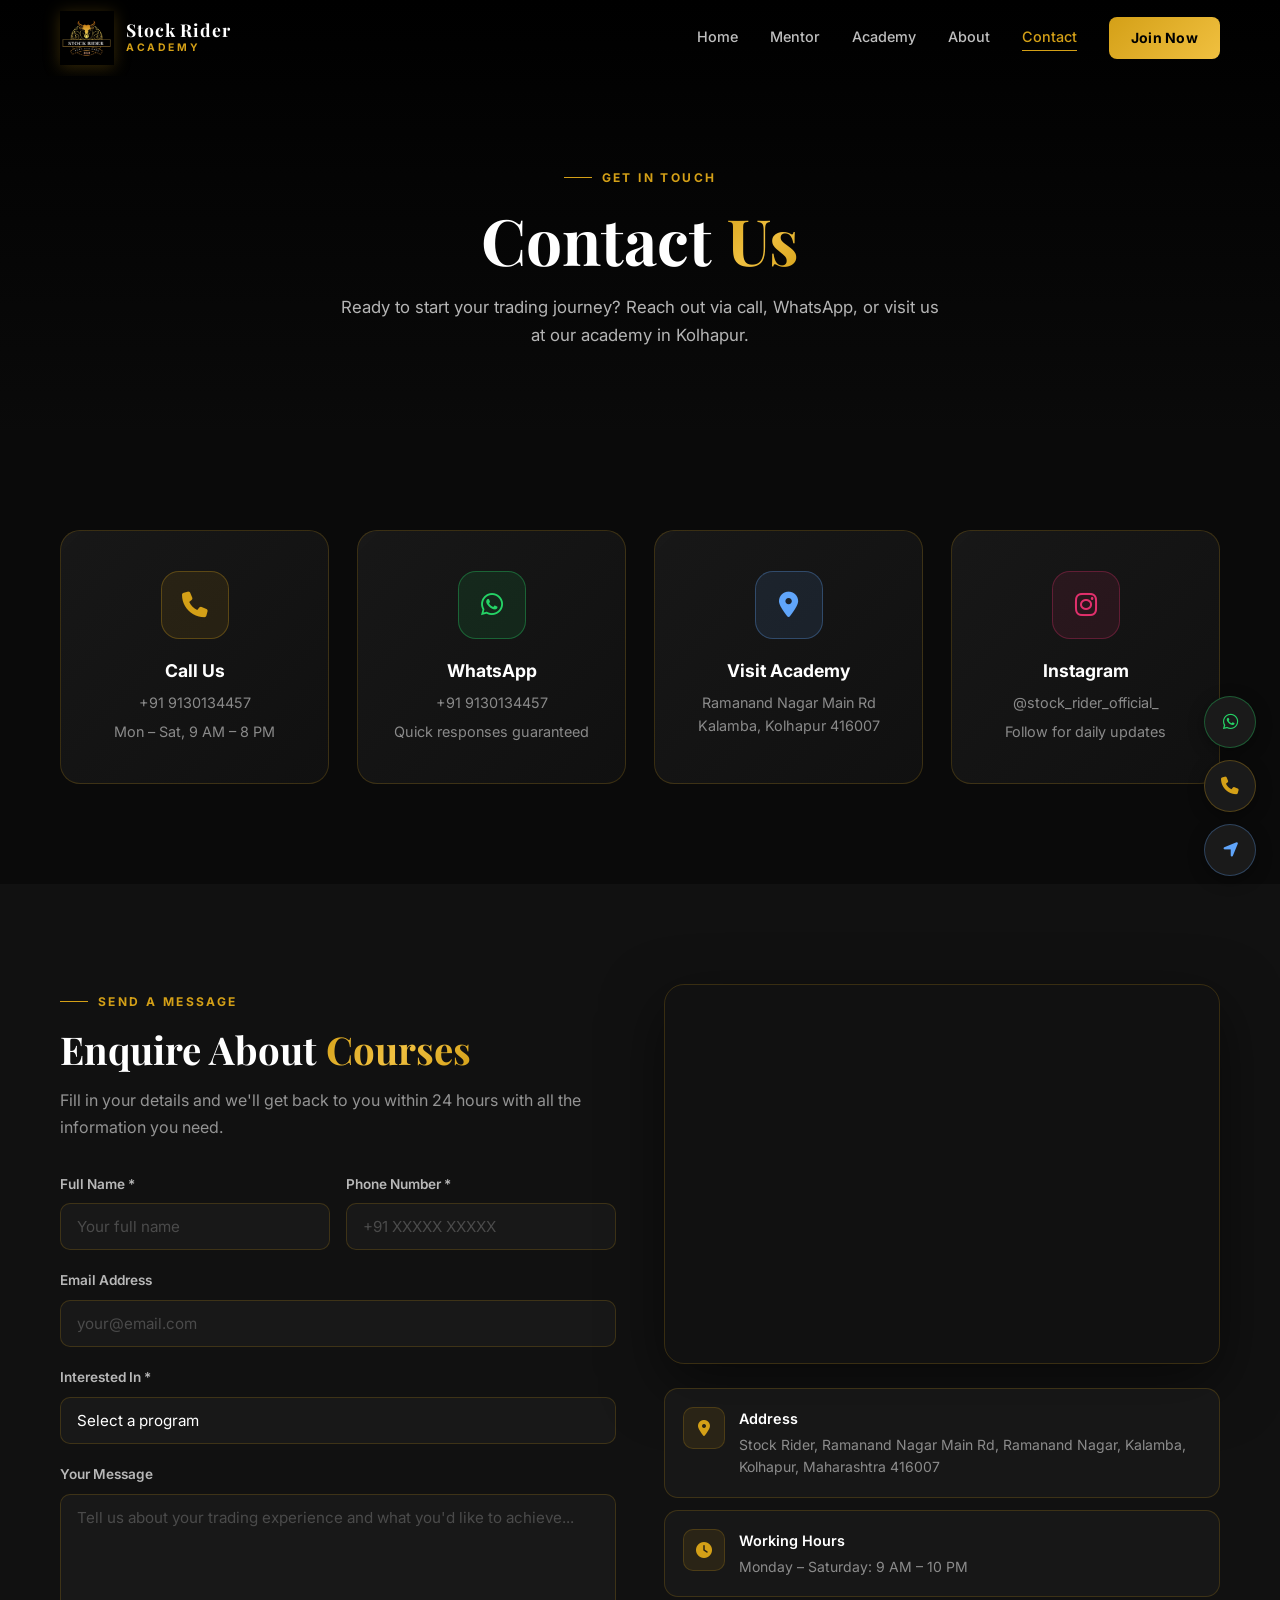
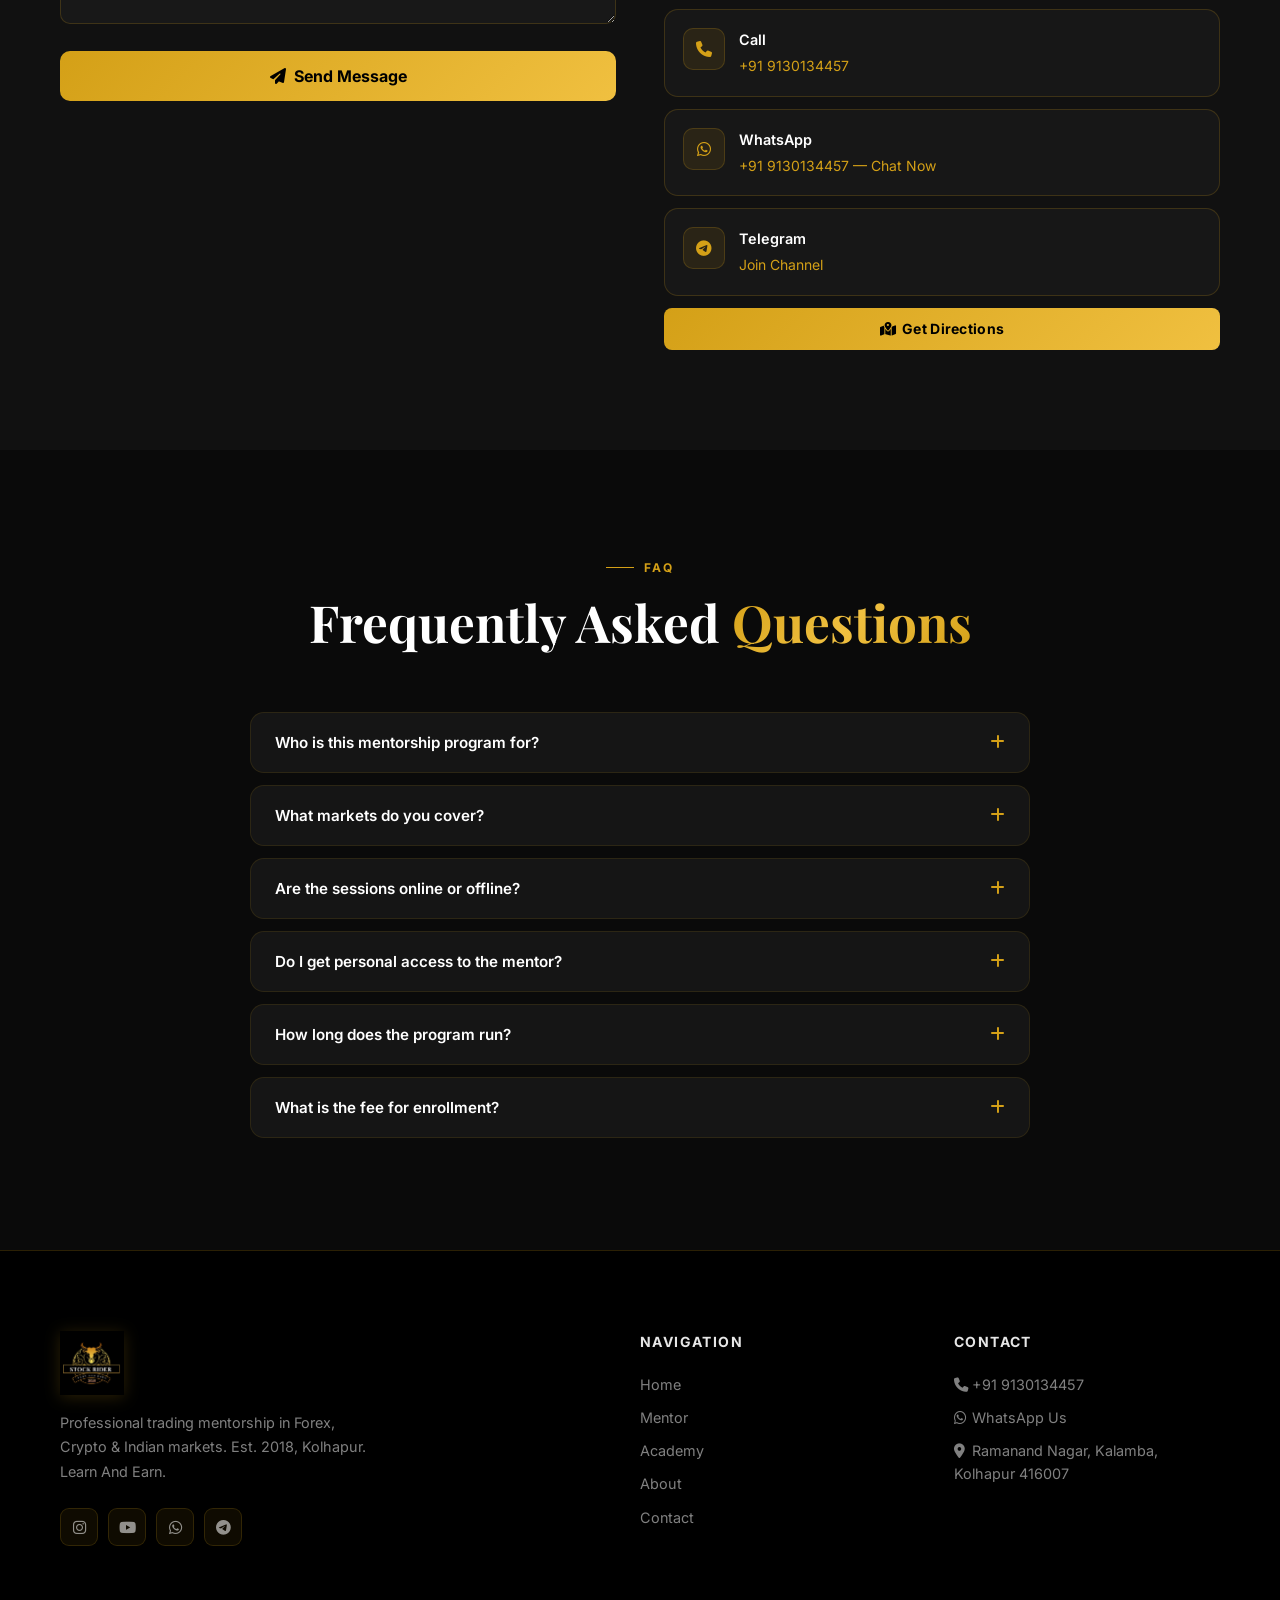
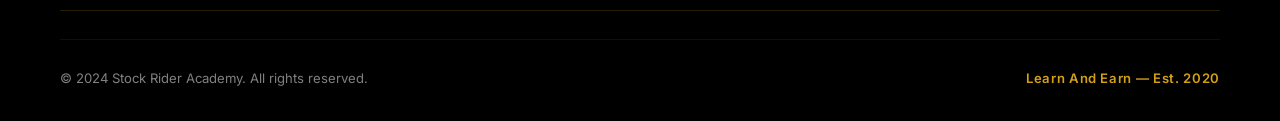
<file: stockriderr/contact.html>
<!DOCTYPE html>
<html lang="en">
<head>
  <meta charset="UTF-8" />
  <meta name="viewport" content="width=device-width, initial-scale=1.0" />
  <title>Contact — Stock Rider Academy</title>
  <meta name="description" content="Get in touch with Stock Rider Academy. Call, WhatsApp, or visit us in Kolhapur, Maharashtra." />
  <meta name="keywords" content="stock rider contact, trading academy contact, forex mentor contact, Kolhapur" />
  <meta name="author" content="Stock Rider Academy" />
  <link rel="canonical" href="https://stockrider.in/contact.html" />
  <meta property="og:title" content="Contact — Stock Rider Academy" />
  <meta property="og:description" content="Get in touch with Stock Rider Academy. Call, WhatsApp, or visit us in Kolhapur, Maharashtra." />
  <meta property="og:type" content="website" />
  <meta property="og:url" content="https://stockrider.in/contact.html" />
  <meta property="og:image" content="https://stockrider.in/assets/images/logo.jpeg" />
  <meta name="twitter:card" content="summary_large_image" />
  <meta name="twitter:title" content="Contact — Stock Rider Academy" />
  <meta name="twitter:description" content="Get in touch with Stock Rider Academy. Call, WhatsApp, or visit us in Kolhapur, Maharashtra." />
  <meta name="twitter:image" content="https://stockrider.in/assets/images/logo.jpeg" />
  <link rel="icon" href="assets/images/favicon.ico" type="image/x-icon" />
  <link rel="preconnect" href="https://fonts.googleapis.com" />
  <link rel="preconnect" href="https://fonts.gstatic.com" crossorigin />
  <link href="https://fonts.googleapis.com/css2?family=Playfair+Display:wght@400;600;700;900&family=Inter:wght@300;400;500;600;700&display=swap" rel="stylesheet" />
  <link rel="stylesheet" href="https://cdnjs.cloudflare.com/ajax/libs/font-awesome/6.5.0/css/all.min.css" />
  <link rel="stylesheet" href="assets/styles.css" />
  <script defer src="assets/scripts.js"></script>
</head>
<body>

  <!-- NAVBAR -->
  <header id="navbar">
    <div class="container">
      <nav class="nav-inner">
        <a href="index.html" class="nav-logo">
          <img src="assets/images/logo.jpeg" alt="Stock Rider Academy" class="nav-logo-img" />
          <div>
            <div class="nav-logo-text-top">Stock Rider</div>
            <div class="nav-logo-text-bottom">Academy</div>
          </div>
        </a>
        <div class="nav-links">
          <a href="index.html" class="nav-link">Home</a>
          <a href="mentor.html" class="nav-link">Mentor</a>
          <a href="academy.html" class="nav-link">Academy</a>
          <a href="about.html" class="nav-link">About</a>
          <a href="contact.html" class="nav-link active">Contact</a>
          <a href="contact.html" class="btn-gold">Join Now</a>
        </div>
        <button class="menu-btn" id="menuBtn" aria-label="Open menu">
          <i class="fas fa-bars"></i>
        </button>
      </nav>
    </div>
    <div id="mobileMenu">
      <div class="mobile-nav-inner">
        <a href="index.html" class="mobile-nav-link">Home</a>
        <a href="mentor.html" class="mobile-nav-link">Mentor</a>
        <a href="academy.html" class="mobile-nav-link">Academy</a>
        <a href="about.html" class="mobile-nav-link">About</a>
        <a href="contact.html" class="mobile-nav-link">Contact</a>
        <a href="contact.html" class="btn-gold mobile-join-btn">Join Now</a>
      </div>
    </div>
  </header>

  <!-- PAGE HERO -->
  <section class="page-hero">
    <div class="page-hero-overlay" style="background:linear-gradient(180deg,rgba(0,0,0,0.85) 0%,rgba(10,10,10,0.98) 100%);"></div>
    <div class="container">
      <div class="page-hero-content text-center">
        <div class="section-label" style="justify-content:center;">Get In Touch</div>
        <h1 class="page-hero-title">Contact <span class="text-gradient">Us</span></h1>
        <p class="page-hero-sub" style="margin:0 auto;">
          Ready to start your trading journey? Reach out via call, WhatsApp, or visit us at our academy in Kolhapur.
        </p>
      </div>
    </div>
  </section>

  <!-- CONTACT CARDS -->
  <section class="section bg-dark">
    <div class="container">
      <div class="grid-3" style="grid-template-columns:repeat(auto-fit,minmax(220px,1fr));">
        <a href="tel:+919130134457" class="contact-card-lg reveal">
          <div class="contact-icon-lg"><i class="fas fa-phone"></i></div>
          <div class="contact-card-title">Call Us</div>
          <div class="contact-card-info">+91 9130134457</div>
          <div class="contact-card-info" style="margin-top:6px;">Mon – Sat, 9 AM – 8 PM</div>
        </a>
        <a href="https://wa.me/919130134457" target="_blank" rel="noopener noreferrer" class="contact-card-lg reveal">
          <div class="contact-icon-lg contact-icon-whatsapp"><i class="fab fa-whatsapp"></i></div>
          <div class="contact-card-title">WhatsApp</div>
          <div class="contact-card-info">+91 9130134457</div>
          <div class="contact-card-info" style="margin-top:6px;">Quick responses guaranteed</div>
        </a>
        <a href="https://maps.google.com/?q=Ramanand+Nagar+Kalamba+Kolhapur+416007" target="_blank" rel="noopener noreferrer" class="contact-card-lg reveal">
          <div class="contact-icon-lg" style="color:#60a5fa;background:rgba(96,165,250,0.1);border-color:rgba(96,165,250,0.3);"><i class="fas fa-location-dot"></i></div>
          <div class="contact-card-title">Visit Academy</div>
          <div class="contact-card-info">Ramanand Nagar Main Rd</div>
          <div class="contact-card-info">Kalamba, Kolhapur 416007</div>
        </a>
        <a href="https://www.instagram.com/stock_rider_official_/" target="_blank" rel="noopener noreferrer" class="contact-card-lg reveal">
          <div class="contact-icon-lg" style="color:#e1306c;background:rgba(225,48,108,0.1);border-color:rgba(225,48,108,0.3);"><i class="fab fa-instagram"></i></div>
          <div class="contact-card-title">Instagram</div>
          <div class="contact-card-info">@stock_rider_official_</div>
          <div class="contact-card-info" style="margin-top:6px;">Follow for daily updates</div>
        </a>
      </div>
    </div>
  </section>

  <!-- FORM + MAP -->
  <section class="section bg-dark-2">
    <div class="container">
      <div class="grid-2" style="align-items:start;gap:48px;">

        <!-- FORM -->
        <div class="reveal">
          <div class="section-label">Send a Message</div>
          <h2 class="section-title" style="font-size:clamp(1.8rem,3vw,2.5rem);">Enquire About <span class="text-gradient">Courses</span></h2>
          <p style="color:rgba(255,255,255,0.55);margin-bottom:32px;line-height:1.7;">Fill in your details and we'll get back to you within 24 hours with all the information you need.</p>

          <form id="contactForm" onsubmit="handleFormSubmit(event)">
            <div class="form-row">
              <div class="form-group">
                <label class="form-label">Full Name *</label>
                <input type="text" class="form-input" placeholder="Your full name" required />
              </div>
              <div class="form-group">
                <label class="form-label">Phone Number *</label>
                <input type="tel" class="form-input" placeholder="+91 XXXXX XXXXX" required />
              </div>
            </div>
            <div class="form-group">
              <label class="form-label">Email Address</label>
              <input type="email" class="form-input" placeholder="your@email.com" />
            </div>
            <div class="form-group">
              <label class="form-label">Interested In *</label>
              <select class="form-input" required>
                <option value="" disabled selected>Select a program</option>
                <option>Forex Mastery Program</option>
                <option>Crypto Elite Program</option>
                <option>F&amp;O Options Program</option>
                <option>All Programs — Bundle</option>
                <option>1-on-1 Personal Mentorship</option>
              </select>
            </div>
            <div class="form-group">
              <label class="form-label">Your Message</label>
              <textarea class="form-input" placeholder="Tell us about your trading experience and what you'd like to achieve..."></textarea>
            </div>
            <button type="submit" class="btn-gold-lg" style="width:100%;justify-content:center;">
              <i class="fas fa-paper-plane"></i> Send Message
            </button>
          </form>

          <div class="form-success" id="formSuccess" style="
  display:none;
  background: rgba(16,185,129,0.08);
  border: 1px solid rgba(16,185,129,0.3);
  border-radius: 16px;
  padding: 28px 24px;
  text-align: center;
  backdrop-filter: blur(10px);
  margin-top: 20px;
">

  <div class="form-success-icon" style="
    width: 60px;
    height: 60px;
    margin: 0 auto 16px;
    border-radius: 50%;
    background: linear-gradient(135deg,#10b981,#34d399);
    display:flex;
    align-items:center;
    justify-content:center;
    box-shadow: 0 10px 30px rgba(16,185,129,0.3);
  ">
    <i class="fas fa-check" style="color:#fff;font-size:22px;"></i>
  </div>

  <h3 style="
    font-family:'Playfair Display',serif;
    font-size:1.6rem;
    margin-bottom:10px;
    color:#ffffff;
  ">
    Message Sent Successfully!
  </h3>

  <p style="
    color:rgba(255,255,255,0.75);
    font-size:14px;
    line-height:1.6;
    max-width:420px;
    margin:0 auto;
  ">
    Thank you for reaching out. Our team will contact you shortly on WhatsApp to guide you further.
  </p>

</div>
        </div>

        <!-- MAP + INFO -->
        <div class="reveal">
          <div class="map-wrap" style="margin-bottom:24px;">
            <iframe
              src="https://www.google.com/maps?hl=en&q=Stock+Rider+Ramanand+Nagar+Kalamba+Kolhapur&z=17&output=embed"
              style="filter:invert(90%) hue-rotate(180deg) brightness(0.8); border:0;"
              allowfullscreen
              loading="lazy"
              referrerpolicy="no-referrer-when-downgrade"
              title="Stock Rider Academy Location">
            </iframe>
          </div>

          <div style="display:flex;flex-direction:column;gap:12px;">

            <div class="contact-info-card">
              <div class="contact-info-icon"><i class="fas fa-location-dot"></i></div>
              <div>
                <div class="contact-info-label">Address</div>
                <div class="contact-info-value">Stock Rider, Ramanand Nagar Main Rd, Ramanand Nagar, Kalamba, Kolhapur, Maharashtra 416007</div>
              </div>
            </div>

            <div class="contact-info-card">
              <div class="contact-info-icon"><i class="fas fa-clock"></i></div>
              <div>
                <div class="contact-info-label">Working Hours</div>
                <div class="contact-info-value">Monday – Saturday: 9 AM – 10 PM</div>
              </div>
            </div>

            <div class="contact-info-card">
              <div class="contact-info-icon"><i class="fas fa-phone"></i></div>
              <div>
                <div class="contact-info-label">Call</div>
                <div class="contact-info-value"><a href="tel:+919130134457">+91 9130134457</a></div>
              </div>
            </div>

            <div class="contact-info-card">
              <div class="contact-info-icon"><i class="fab fa-whatsapp"></i></div>
              <div>
                <div class="contact-info-label">WhatsApp</div>
                <div class="contact-info-value"><a href="https://wa.me/919130134457" target="_blank" rel="noopener noreferrer">+91 9130134457 — Chat Now</a></div>
              </div>
            </div>

            <div class="contact-info-card">
              <div class="contact-info-icon"><i class="fab fa-telegram"></i></div>
              <div>
                <div class="contact-info-label">Telegram</div>
                <div class="contact-info-value"><a href="https://t.me/STOCKRIDER9494" target="_blank" rel="noopener noreferrer">Join Channel</a></div>
              </div>
            </div>

            <a href="https://www.google.com/maps/dir/?api=1&destination=Stock+Rider+Ramanand+Nagar+Kalamba+Kolhapur+Maharashtra"
               target="_blank"
               class="btn-gold"
               style="justify-content:center;">
              <i class="fas fa-map-location-dot"></i> Get Directions
            </a>

          </div>
        </div>

      </div>
    </div>
  </section>

  <!-- FAQ -->
  <section class="section bg-dark">
    <div class="container">
      <div class="section-header text-center reveal">
        <div class="section-label" style="justify-content:center;">FAQ</div>
        <h2 class="section-title">Frequently Asked <span class="text-gradient">Questions</span></h2>
      </div>
      <div style="max-width:780px;margin:0 auto;">
        <div class="faq-item reveal">
          <button class="faq-btn" onclick="toggleFaq(this)">
            Who is this mentorship program for?
            <i class="fas fa-plus faq-icon"></i>
          </button>
          <div class="faq-body">
            Our programs are designed for anyone serious about learning to trade — from complete beginners with zero experience to experienced traders looking to refine their strategy and consistency. We have structured courses for every level.
          </div>
        </div>
        <div class="faq-item reveal">
          <button class="faq-btn" onclick="toggleFaq(this)">
            What markets do you cover?
            <i class="fas fa-plus faq-icon"></i>
          </button>
          <div class="faq-body">
            We offer dedicated programs for Forex (currency markets), Cryptocurrency (Bitcoin, altcoins, DeFi), and Indian Futures &amp; Options (Nifty, BankNifty, stock options). You can enroll in one program or multiple based on your goals.
          </div>
        </div>
        <div class="faq-item reveal">
          <button class="faq-btn" onclick="toggleFaq(this)">
            Are the sessions online or offline?
            <i class="fas fa-plus faq-icon"></i>
          </button>
          <div class="faq-body">
            We offer both. Live online sessions via video conferencing (accessible from anywhere in India), recorded content for self-paced learning, and periodic in-person workshops at our Kolhapur academy for local students.
          </div>
        </div>
        <div class="faq-item reveal">
          <button class="faq-btn" onclick="toggleFaq(this)">
            Do I get personal access to the mentor?
            <i class="fas fa-plus faq-icon"></i>
          </button>
          <div class="faq-body">
            Yes. All enrolled students get access to our private community where Shubham sir actively participates. Premium program students also receive scheduled 1-on-1 sessions for personal trade review and mentorship.
          </div>
        </div>
        <div class="faq-item reveal">
          <button class="faq-btn" onclick="toggleFaq(this)">
            How long does the program run?
            <i class="fas fa-plus faq-icon"></i>
          </button>
          <div class="faq-body">
            Each program typically runs for 4–8 weeks with live sessions, plus lifetime access to all recorded modules and the community. We also have ongoing monthly mentorship options for students who want continued guidance.
          </div>
        </div>
        <div class="faq-item reveal">
          <button class="faq-btn" onclick="toggleFaq(this)">
            What is the fee for enrollment?
            <i class="fas fa-plus faq-icon"></i>
          </button>
          <div class="faq-body">
            Fees vary by program and batch. Contact us directly via call or WhatsApp for current pricing and available batch schedules. We offer flexible payment options and occasional early-bird discounts for new batches.
          </div>
        </div>
      </div>
    </div>
  </section>

  <!-- FOOTER -->
  <footer class="footer">
    <div class="container">
      <div class="footer-grid">
        <div class="footer-brand">
          <a href="index.html">
            <img src="assets/images/logo.jpeg" alt="Stock Rider Academy" class="footer-logo-img" />
          </a>
          <p>Professional trading mentorship in Forex, Crypto &amp; Indian markets. Est. 2018, Kolhapur. Learn And Earn.</p>
          <div class="footer-social">
            <a href="https://www.instagram.com/stock_rider_official_/" target="_blank" rel="noopener noreferrer" class="social-icon"><i class="fab fa-instagram"></i></a>
            <a href="#" class="social-icon"><i class="fab fa-youtube"></i></a>
            <a href="https://wa.me/919130134457" class="social-icon"><i class="fab fa-whatsapp"></i></a>
            <a href="https://t.me/STOCKRIDER9494" target="_blank" rel="noopener noreferrer" class="social-icon"><i class="fab fa-telegram"></i></a>
          </div>
        </div>
        <div>
          <div class="footer-col-title">Navigation</div>
          <div class="footer-links">
            <a href="index.html" class="footer-link">Home</a>
            <a href="mentor.html" class="footer-link">Mentor</a>
            <a href="academy.html" class="footer-link">Academy</a>
            <a href="about.html" class="footer-link">About</a>
            <a href="contact.html" class="footer-link">Contact</a>
          </div>
        </div>
        <div>
          <div class="footer-col-title">Contact</div>
          <div class="footer-links">
            <a href="tel:+919130134457" class="footer-link"><i class="fas fa-phone" style="width:14px;"></i> +91 9130134457</a>
            <a href="https://wa.me/919130134457" class="footer-link"><i class="fab fa-whatsapp" style="width:14px;"></i> WhatsApp Us</a>
            <span class="footer-link" style="cursor:default;"><i class="fas fa-location-dot" style="width:14px;"></i> Ramanand Nagar, Kalamba, Kolhapur 416007</span>
          </div>
        </div>
      </div>
      <hr class="divider-gold" />
      <div class="footer-bottom" style="margin-top:28px;">
        <span class="footer-copy">&copy; 2024 Stock Rider Academy. All rights reserved.</span>
        <span class="footer-tagline">Learn And Earn — Est. 2020</span>
      </div>
    </div>
  </footer>

  <!-- FLOATING ACTIONS -->
  <div class="floating-actions">
    <a href="https://wa.me/919130134457" target="_blank" rel="noopener noreferrer" class="fab-btn fab-whatsapp" title="WhatsApp">
      <i class="fab fa-whatsapp"></i><span class="fab-label">WhatsApp</span>
    </a>
    <a href="tel:+919130134457" class="fab-btn fab-call" title="Call">
      <i class="fas fa-phone"></i><span class="fab-label">Call Now</span>
    </a>
    <a href="https://www.google.com/maps/dir/?api=1&destination=Stock+Rider+Ramanand+Nagar+Kalamba+Kolhapur+Maharashtra" target="_blank" rel="noopener noreferrer" class="fab-btn fab-directions" title="Directions">
      <i class="fas fa-location-arrow"></i><span class="fab-label">Directions</span>
    </a>
  </div>

  <!-- Override scripts.js form handler — must be at bottom so it loads AFTER scripts.js -->
  <script>
    window.addEventListener('DOMContentLoaded', function () {
      var form = document.getElementById('contactForm');
      if (form) {
        form.onsubmit = function (e) {
          e.preventDefault();
          var name    = document.querySelector('#contactForm input[type="text"]').value.trim();
          var phone   = document.querySelector('#contactForm input[type="tel"]').value.trim();
          var email   = document.querySelector('#contactForm input[type="email"]').value.trim();
          var course  = document.querySelector('#contactForm select').value.trim();
          var message = document.querySelector('#contactForm textarea').value.trim();
          var text = encodeURIComponent(
            'Hello, I want to enquire about courses.\n\n' +
            'Name: ' + name + '\n' +
            'Phone: ' + phone + '\n' +
            'Email: ' + (email || 'Not provided') + '\n' +
            'Course: ' + course + '\n' +
            'Message: ' + (message || 'Not provided')
          );
          window.open('https://wa.me/919130134457?text=' + text, '_blank');
          form.style.display = 'none';
          var success = document.getElementById('formSuccess');
          if (success) success.style.display = 'flex';
        };
      }
    });
  </script>

</body>
</html>
</file>
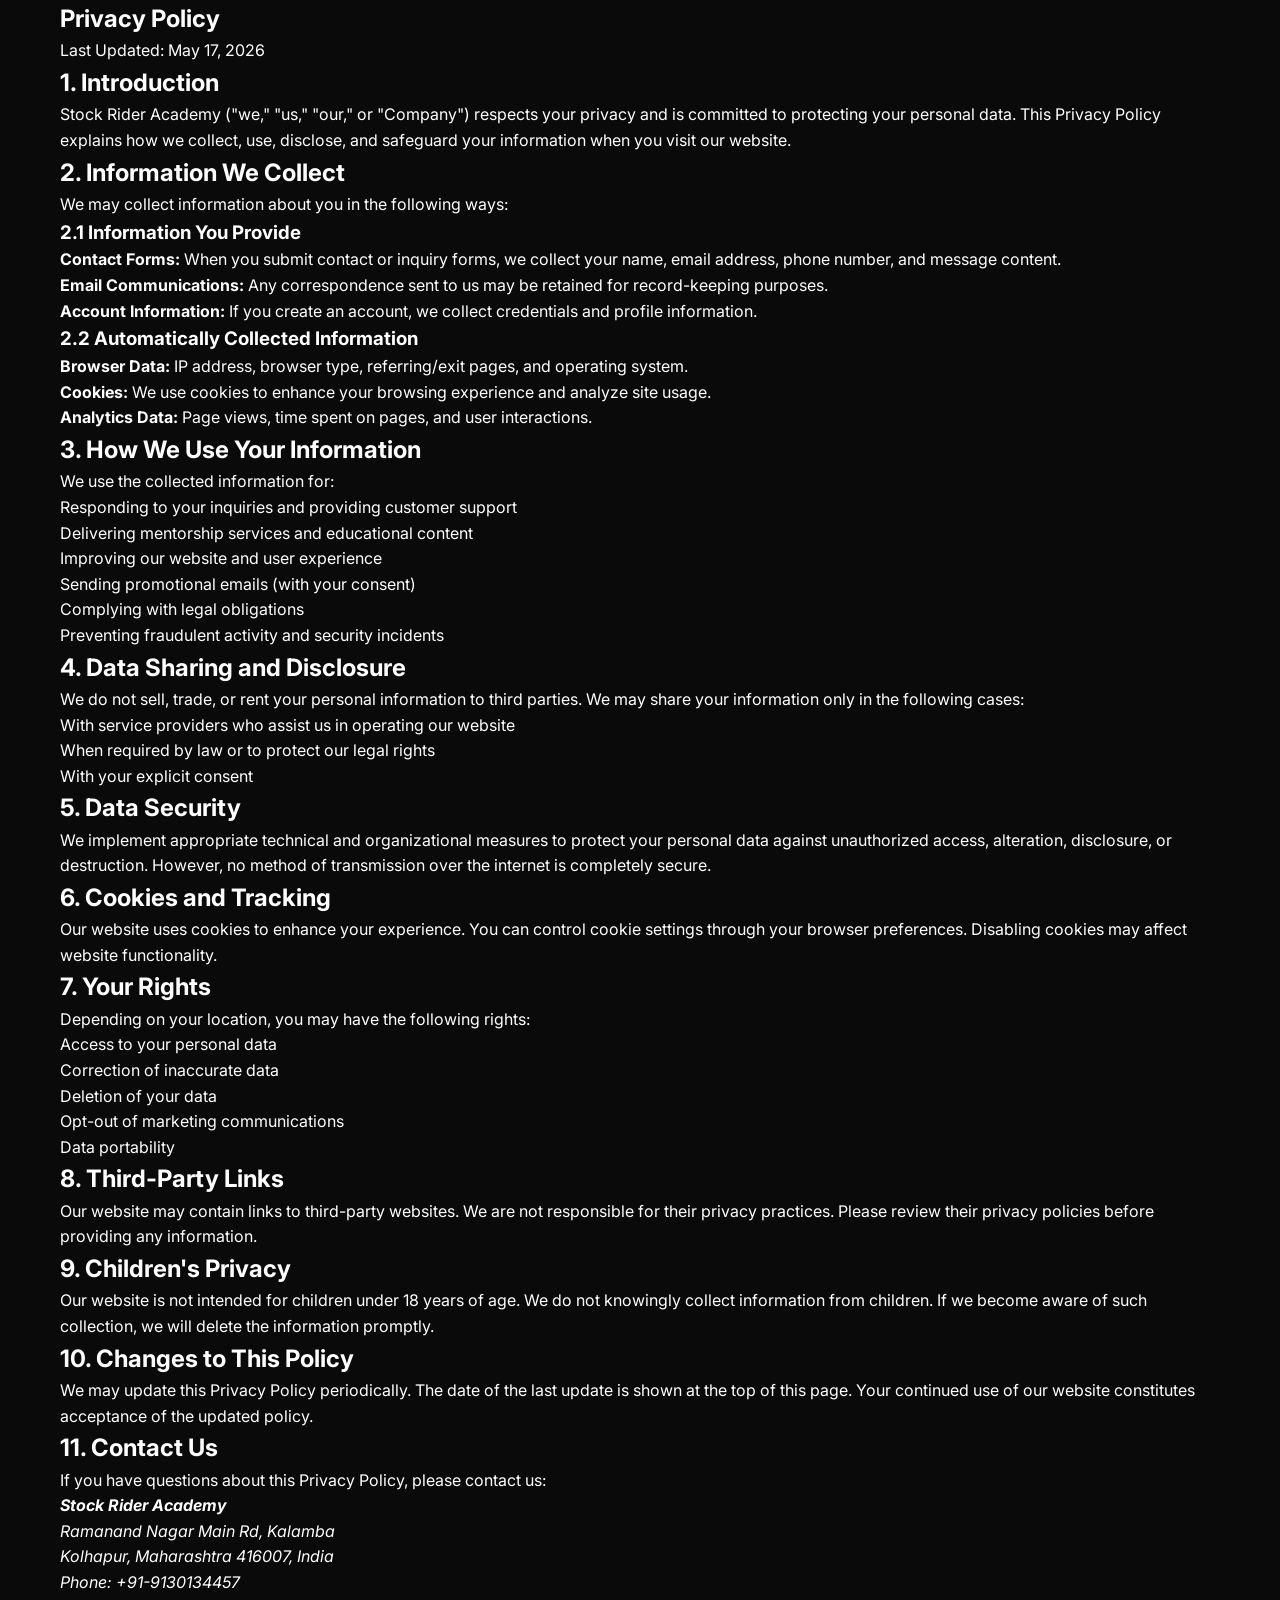
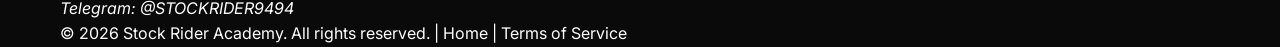
<file: stockriderr/privacy-policy.html>
<!DOCTYPE html>
<html lang="en">
<head>
  <meta charset="UTF-8" />
  <meta name="viewport" content="width=device-width, initial-scale=1.0" />
  <title>Privacy Policy - Stock Rider Academy</title>
  <meta name="description" content="Privacy Policy for Stock Rider Academy. Learn how we collect, use, and protect your personal information." />
  <meta name="author" content="Stock Rider Academy" />
  <link rel="canonical" href="https://stockrider.in/privacy-policy.html" />
  <link rel="preconnect" href="https://fonts.googleapis.com" />
  <link rel="preconnect" href="https://fonts.gstatic.com" crossorigin />
  <link href="https://fonts.googleapis.com/css2?family=Playfair+Display:wght@400;600;700;900&family=Inter:wght@300;400;500;600;700&display=swap" rel="stylesheet" />
  <link rel="stylesheet" href="https://cdnjs.cloudflare.com/ajax/libs/font-awesome/6.5.0/css/all.min.css" />
  <link rel="stylesheet" href="assets/styles.css" />
  <script defer src="assets/scripts.js"></script>
</head>
<body>
  <main class="legal-page">
    <section class="legal-header">
      <div class="container">
        <h1>Privacy Policy</h1>
        <p class="last-updated">Last Updated: May 17, 2026</p>
      </div>
    </section>

    <section class="legal-content">
      <div class="container">
        
        <h2>1. Introduction</h2>
        <p>
          Stock Rider Academy ("we," "us," "our," or "Company") respects your privacy and is committed to protecting your personal data. This Privacy Policy explains how we collect, use, disclose, and safeguard your information when you visit our website.
        </p>

        <h2>2. Information We Collect</h2>
        <p>We may collect information about you in the following ways:</p>
        
        <h3>2.1 Information You Provide</h3>
        <ul>
          <li><strong>Contact Forms:</strong> When you submit contact or inquiry forms, we collect your name, email address, phone number, and message content.</li>
          <li><strong>Email Communications:</strong> Any correspondence sent to us may be retained for record-keeping purposes.</li>
          <li><strong>Account Information:</strong> If you create an account, we collect credentials and profile information.</li>
        </ul>

        <h3>2.2 Automatically Collected Information</h3>
        <ul>
          <li><strong>Browser Data:</strong> IP address, browser type, referring/exit pages, and operating system.</li>
          <li><strong>Cookies:</strong> We use cookies to enhance your browsing experience and analyze site usage.</li>
          <li><strong>Analytics Data:</strong> Page views, time spent on pages, and user interactions.</li>
        </ul>

        <h2>3. How We Use Your Information</h2>
        <p>We use the collected information for:</p>
        <ul>
          <li>Responding to your inquiries and providing customer support</li>
          <li>Delivering mentorship services and educational content</li>
          <li>Improving our website and user experience</li>
          <li>Sending promotional emails (with your consent)</li>
          <li>Complying with legal obligations</li>
          <li>Preventing fraudulent activity and security incidents</li>
        </ul>

        <h2>4. Data Sharing and Disclosure</h2>
        <p>
          We do not sell, trade, or rent your personal information to third parties. We may share your information only in the following cases:
        </p>
        <ul>
          <li>With service providers who assist us in operating our website</li>
          <li>When required by law or to protect our legal rights</li>
          <li>With your explicit consent</li>
        </ul>

        <h2>5. Data Security</h2>
        <p>
          We implement appropriate technical and organizational measures to protect your personal data against unauthorized access, alteration, disclosure, or destruction. However, no method of transmission over the internet is completely secure.
        </p>

        <h2>6. Cookies and Tracking</h2>
        <p>
          Our website uses cookies to enhance your experience. You can control cookie settings through your browser preferences. Disabling cookies may affect website functionality.
        </p>

        <h2>7. Your Rights</h2>
        <p>Depending on your location, you may have the following rights:</p>
        <ul>
          <li>Access to your personal data</li>
          <li>Correction of inaccurate data</li>
          <li>Deletion of your data</li>
          <li>Opt-out of marketing communications</li>
          <li>Data portability</li>
        </ul>

        <h2>8. Third-Party Links</h2>
        <p>
          Our website may contain links to third-party websites. We are not responsible for their privacy practices. Please review their privacy policies before providing any information.
        </p>

        <h2>9. Children's Privacy</h2>
        <p>
          Our website is not intended for children under 18 years of age. We do not knowingly collect information from children. If we become aware of such collection, we will delete the information promptly.
        </p>

        <h2>10. Changes to This Policy</h2>
        <p>
          We may update this Privacy Policy periodically. The date of the last update is shown at the top of this page. Your continued use of our website constitutes acceptance of the updated policy.
        </p>

        <h2>11. Contact Us</h2>
        <p>If you have questions about this Privacy Policy, please contact us:</p>
        <address>
          <p><strong>Stock Rider Academy</strong></p>
          <p>Ramanand Nagar Main Rd, Kalamba</p>
          <p>Kolhapur, Maharashtra 416007, India</p>
          <p>Phone: <a href="tel:+919130134457">+91-9130134457</a></p>
          <p>Telegram: <a href="https://t.me/STOCKRIDER9494">@STOCKRIDER9494</a></p>
        </address>

      </div>
    </section>

    <footer class="legal-footer">
      <div class="container">
        <p>&copy; 2026 Stock Rider Academy. All rights reserved. | <a href="index.html">Home</a> | <a href="terms-of-service.html">Terms of Service</a></p>
      </div>
    </footer>
  </main>
</body>
</html>
</file>
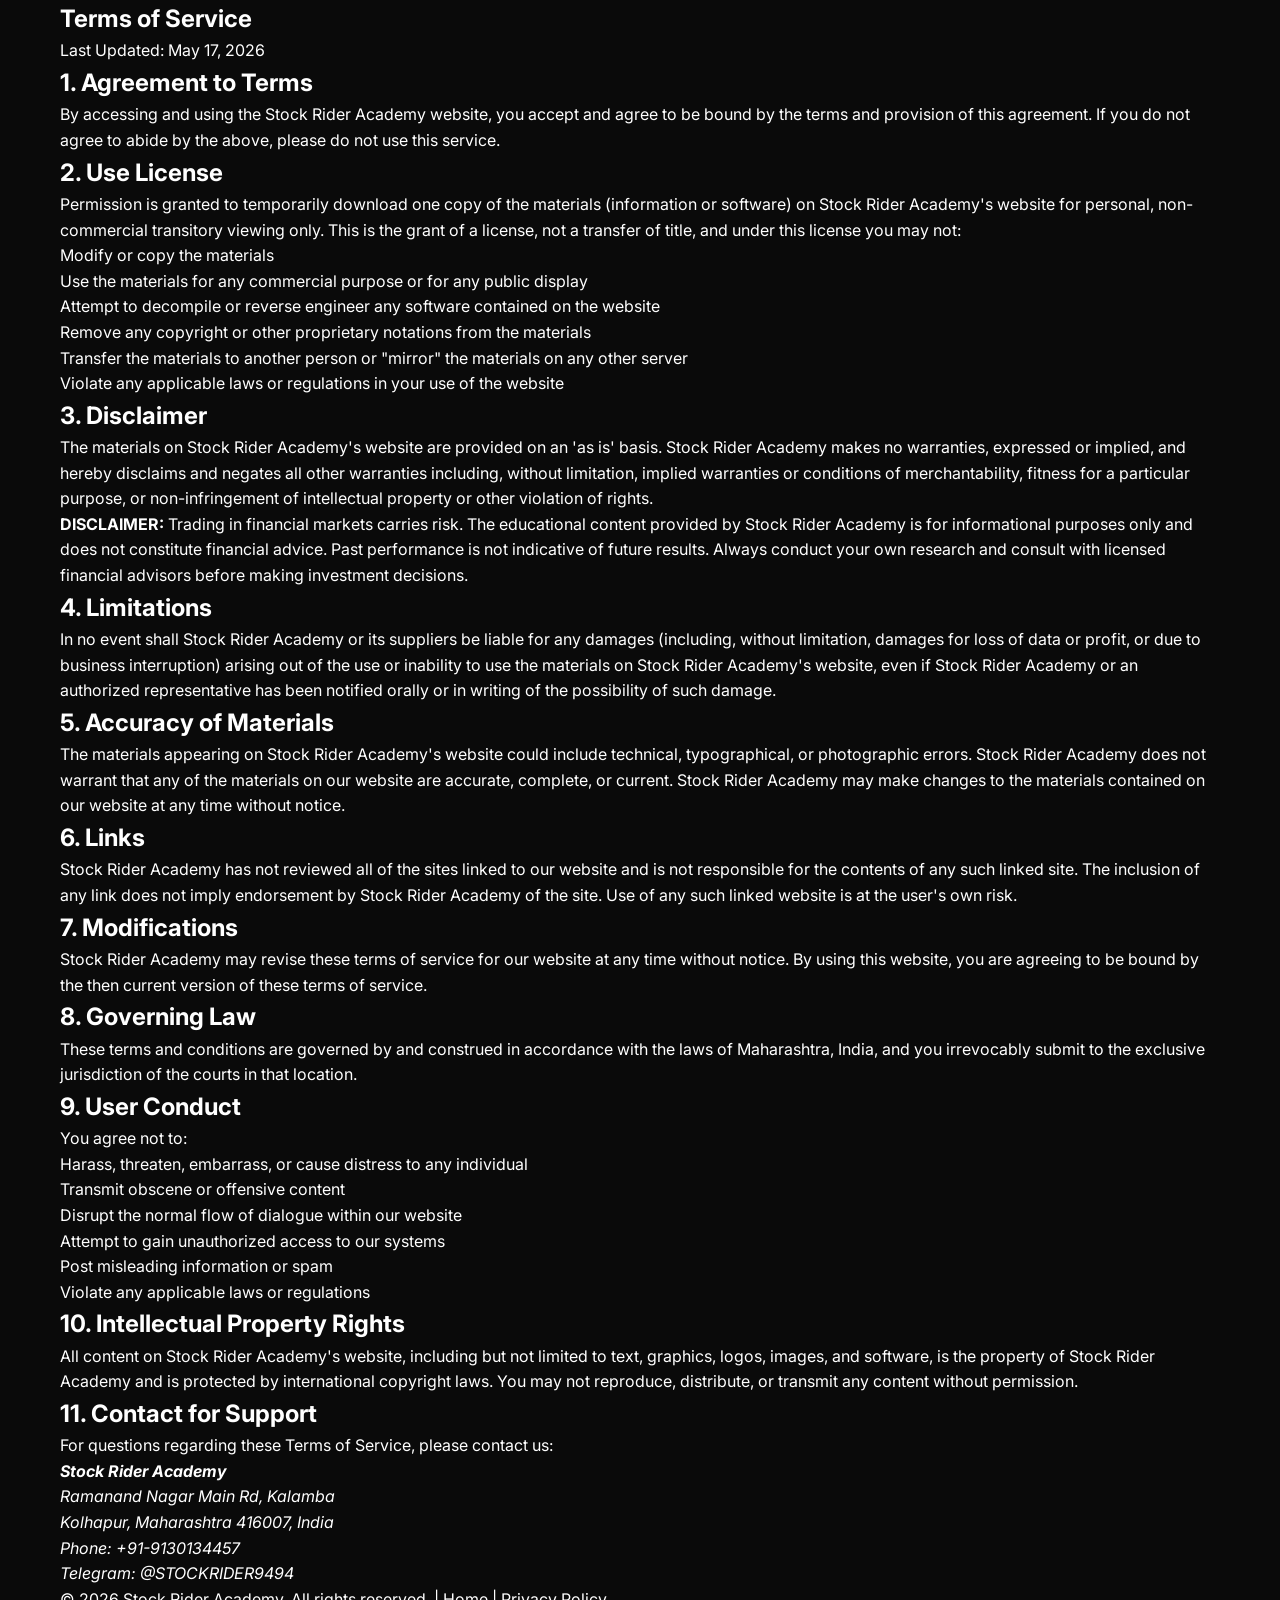
<file: stockriderr/terms-of-service.html>
<!DOCTYPE html>
<html lang="en">
<head>
  <meta charset="UTF-8" />
  <meta name="viewport" content="width=device-width, initial-scale=1.0" />
  <title>Terms of Service - Stock Rider Academy</title>
  <meta name="description" content="Terms of Service for Stock Rider Academy. Read our conditions of use and service terms." />
  <meta name="author" content="Stock Rider Academy" />
  <link rel="canonical" href="https://stockrider.in/terms-of-service.html" />
  <link rel="preconnect" href="https://fonts.googleapis.com" />
  <link rel="preconnect" href="https://fonts.gstatic.com" crossorigin />
  <link href="https://fonts.googleapis.com/css2?family=Playfair+Display:wght@400;600;700;900&family=Inter:wght@300;400;500;600;700&display=swap" rel="stylesheet" />
  <link rel="stylesheet" href="https://cdnjs.cloudflare.com/ajax/libs/font-awesome/6.5.0/css/all.min.css" />
  <link rel="stylesheet" href="assets/styles.css" />
  <script defer src="assets/scripts.js"></script>
</head>
<body>
  <main class="legal-page">
    <section class="legal-header">
      <div class="container">
        <h1>Terms of Service</h1>
        <p class="last-updated">Last Updated: May 17, 2026</p>
      </div>
    </section>

    <section class="legal-content">
      <div class="container">
        
        <h2>1. Agreement to Terms</h2>
        <p>
          By accessing and using the Stock Rider Academy website, you accept and agree to be bound by the terms and provision of this agreement. If you do not agree to abide by the above, please do not use this service.
        </p>

        <h2>2. Use License</h2>
        <p>
          Permission is granted to temporarily download one copy of the materials (information or software) on Stock Rider Academy's website for personal, non-commercial transitory viewing only. This is the grant of a license, not a transfer of title, and under this license you may not:
        </p>
        <ul>
          <li>Modify or copy the materials</li>
          <li>Use the materials for any commercial purpose or for any public display</li>
          <li>Attempt to decompile or reverse engineer any software contained on the website</li>
          <li>Remove any copyright or other proprietary notations from the materials</li>
          <li>Transfer the materials to another person or "mirror" the materials on any other server</li>
          <li>Violate any applicable laws or regulations in your use of the website</li>
        </ul>

        <h2>3. Disclaimer</h2>
        <p>
          The materials on Stock Rider Academy's website are provided on an 'as is' basis. Stock Rider Academy makes no warranties, expressed or implied, and hereby disclaims and negates all other warranties including, without limitation, implied warranties or conditions of merchantability, fitness for a particular purpose, or non-infringement of intellectual property or other violation of rights.
        </p>
        <p>
          <strong>DISCLAIMER:</strong> Trading in financial markets carries risk. The educational content provided by Stock Rider Academy is for informational purposes only and does not constitute financial advice. Past performance is not indicative of future results. Always conduct your own research and consult with licensed financial advisors before making investment decisions.
        </p>

        <h2>4. Limitations</h2>
        <p>
          In no event shall Stock Rider Academy or its suppliers be liable for any damages (including, without limitation, damages for loss of data or profit, or due to business interruption) arising out of the use or inability to use the materials on Stock Rider Academy's website, even if Stock Rider Academy or an authorized representative has been notified orally or in writing of the possibility of such damage.
        </p>

        <h2>5. Accuracy of Materials</h2>
        <p>
          The materials appearing on Stock Rider Academy's website could include technical, typographical, or photographic errors. Stock Rider Academy does not warrant that any of the materials on our website are accurate, complete, or current. Stock Rider Academy may make changes to the materials contained on our website at any time without notice.
        </p>

        <h2>6. Links</h2>
        <p>
          Stock Rider Academy has not reviewed all of the sites linked to our website and is not responsible for the contents of any such linked site. The inclusion of any link does not imply endorsement by Stock Rider Academy of the site. Use of any such linked website is at the user's own risk.
        </p>

        <h2>7. Modifications</h2>
        <p>
          Stock Rider Academy may revise these terms of service for our website at any time without notice. By using this website, you are agreeing to be bound by the then current version of these terms of service.
        </p>

        <h2>8. Governing Law</h2>
        <p>
          These terms and conditions are governed by and construed in accordance with the laws of Maharashtra, India, and you irrevocably submit to the exclusive jurisdiction of the courts in that location.
        </p>

        <h2>9. User Conduct</h2>
        <p>You agree not to:</p>
        <ul>
          <li>Harass, threaten, embarrass, or cause distress to any individual</li>
          <li>Transmit obscene or offensive content</li>
          <li>Disrupt the normal flow of dialogue within our website</li>
          <li>Attempt to gain unauthorized access to our systems</li>
          <li>Post misleading information or spam</li>
          <li>Violate any applicable laws or regulations</li>
        </ul>

        <h2>10. Intellectual Property Rights</h2>
        <p>
          All content on Stock Rider Academy's website, including but not limited to text, graphics, logos, images, and software, is the property of Stock Rider Academy and is protected by international copyright laws. You may not reproduce, distribute, or transmit any content without permission.
        </p>

        <h2>11. Contact for Support</h2>
        <p>
          For questions regarding these Terms of Service, please contact us:
        </p>
        <address>
          <p><strong>Stock Rider Academy</strong></p>
          <p>Ramanand Nagar Main Rd, Kalamba</p>
          <p>Kolhapur, Maharashtra 416007, India</p>
          <p>Phone: <a href="tel:+919130134457">+91-9130134457</a></p>
          <p>Telegram: <a href="https://t.me/STOCKRIDER9494">@STOCKRIDER9494</a></p>
        </address>

      </div>
    </section>

    <footer class="legal-footer">
      <div class="container">
        <p>&copy; 2026 Stock Rider Academy. All rights reserved. | <a href="index.html">Home</a> | <a href="privacy-policy.html">Privacy Policy</a></p>
      </div>
    </footer>
  </main>
</body>
</html>
</file>
<file: stockriderr/assets/styles.css>
/* ============================================
   STOCK RIDER ACADEMY — Premium Styles
   Black & Gold Luxury Theme
   ============================================ */

/* ============ RESET & BASE ============ */
*, *::before, *::after { box-sizing: border-box; margin: 0; padding: 0; }
html { scroll-behavior: smooth; font-size: 16px; overflow-x: hidden; }
body {
  background-color: #0a0a0a;
  color: #ffffff;
  font-family: 'Inter', sans-serif;
  overflow-x: hidden;
  line-height: 1.6;
  max-width: 100vw;
}
img { display: block; max-width: 100%; }
a { color: inherit; text-decoration: none; }
button { cursor: pointer; font-family: inherit; }
ul { list-style: none; }

/* ============ CSS VARIABLES ============ */
:root {
  --gold: #d4a017;
  --gold-light: #f0c040;
  --gold-dark: #a07810;
  --dark: #0a0a0a;
  --dark-2: #111111;
  --dark-3: #1a1a1a;
  --dark-4: #222222;
  --text-muted: rgba(255,255,255,0.5);
  --text-dim: rgba(255,255,255,0.7);
  --border-gold: rgba(212,160,23,0.2);
  --border-gold-hover: rgba(212,160,23,0.5);
}

/* ============ LAYOUT ============ */
.container {
  width: 100%;
  max-width: 1200px;
  margin: 0 auto;
  padding: 0 20px;
}
.section { padding: 100px 0; }
.section-sm { padding: 60px 0; }

/* Grid layouts */
.grid-2 { display: grid; grid-template-columns: 1fr 1fr; gap: 40px; align-items: center; }
.grid-3 { display: grid; grid-template-columns: repeat(3, 1fr); gap: 28px; }
.grid-4 { display: grid; grid-template-columns: repeat(4, 1fr); gap: 20px; }
.grid-3-auto { display: grid; grid-template-columns: repeat(auto-fit, minmax(280px, 1fr)); gap: 24px; }
.grid-4-auto { display: grid; grid-template-columns: repeat(auto-fit, minmax(240px, 1fr)); gap: 16px; }

/* Flex utilities */
.flex { display: flex; }
.flex-col { display: flex; flex-direction: column; }
.flex-center { display: flex; align-items: center; justify-content: center; }
.flex-between { display: flex; align-items: center; justify-content: space-between; }
.flex-wrap { flex-wrap: wrap; }
.gap-4 { gap: 4px; }
.gap-8 { gap: 8px; }
.gap-12 { gap: 12px; }
.gap-16 { gap: 16px; }
.gap-20 { gap: 20px; }
.gap-24 { gap: 24px; }
.gap-32 { gap: 32px; }
.gap-40 { gap: 40px; }

/* Text utilities */
.text-center { text-align: center; }
.text-gold { color: var(--gold); }
.text-muted { color: var(--text-muted); }
.text-dim { color: var(--text-dim); }
.text-white { color: #fff; }
.text-sm { font-size: 0.875rem; }
.text-xs { font-size: 0.75rem; }
.text-lg { font-size: 1.125rem; }
.text-xl { font-size: 1.25rem; }
.font-bold { font-weight: 700; }
.font-semibold { font-weight: 600; }

/* Spacing */
.mb-4 { margin-bottom: 4px; }
.mb-8 { margin-bottom: 8px; }
.mb-16 { margin-bottom: 16px; }
.mb-24 { margin-bottom: 24px; }
.mb-32 { margin-bottom: 32px; }
.mb-40 { margin-bottom: 40px; }
.mb-48 { margin-bottom: 48px; }
.mb-64 { margin-bottom: 64px; }
.mt-8 { margin-top: 8px; }
.mt-16 { margin-top: 16px; }
.mt-24 { margin-top: 24px; }
.mt-32 { margin-top: 32px; }
.mt-64 { margin-top: 64px; }

/* ============ TYPOGRAPHY ============ */
.font-display { font-family: 'Playfair Display', serif; }

.text-gradient {
  background: linear-gradient(135deg, var(--gold) 0%, var(--gold-light) 50%, var(--gold) 100%);
  -webkit-background-clip: text;
  -webkit-text-fill-color: transparent;
  background-clip: text;
}

.section-label {
  display: inline-flex;
  align-items: center;
  gap: 10px;
  color: var(--gold);
  font-size: 0.75rem;
  font-weight: 700;
  letter-spacing: 0.2em;
  text-transform: uppercase;
  margin-bottom: 16px;
}
.section-label::before {
  content: '';
  display: inline-block;
  width: 28px;
  height: 1px;
  background: var(--gold);
}

.section-title {
  font-family: 'Playfair Display', serif;
  font-size: clamp(2rem, 4vw, 3.25rem);
  font-weight: 700;
  line-height: 1.15;
  margin-bottom: 16px;
}
.section-subtitle {
  color: var(--text-dim);
  font-size: 1.05rem;
  max-width: 600px;
  line-height: 1.7;
}
.section-header { margin-bottom: 60px; }

/* ============ NAVBAR ============ */
#navbar {
  position: fixed;
  top: 0; left: 0; right: 0;
  width: 100%;
  max-width: 100vw;
  z-index: 1000;
  background: transparent;
  transition: background 0.4s ease, border-color 0.4s ease;
  border-bottom: 1px solid transparent;
  overflow: hidden;
}
#navbar.scrolled {
  background: rgba(10,10,10,0.97);
  backdrop-filter: blur(20px);
  -webkit-backdrop-filter: blur(20px);
  border-bottom-color: var(--border-gold);
}
.nav-inner {
  display: flex;
  align-items: center;
  justify-content: space-between;
  height: 76px;
}
.nav-logo {
  display: flex;
  align-items: center;
  gap: 12px;
  text-decoration: none;
}
.nav-logo-icon {
  width: 42px; height: 42px;
  border-radius: 50%;
  border: 2px solid var(--gold);
  background: rgba(212,160,23,0.1);
  display: flex; align-items: center; justify-content: center;
  color: var(--gold);
  font-size: 0.9rem;
  flex-shrink: 0;
  transition: background 0.3s;
}
.nav-logo:hover .nav-logo-icon { background: rgba(212,160,23,0.2); }
.nav-logo-text-top {
  font-family: 'Playfair Display', serif;
  font-weight: 700;
  font-size: 1.1rem;
  color: #fff;
  letter-spacing: 0.05em;
  line-height: 1.2;
}
.nav-logo-text-bottom {
  color: var(--gold);
  font-size: 0.65rem;
  font-weight: 700;
  letter-spacing: 0.25em;
  text-transform: uppercase;
}
.nav-logo-img {
  height: 54px;
  width: auto;
  display: block;
  object-fit: contain;
  filter: drop-shadow(0 2px 8px rgba(212,160,23,0.25));
  transition: filter 0.3s;
}
.nav-logo:hover .nav-logo-img {
  filter: drop-shadow(0 4px 14px rgba(212,160,23,0.45));
}
.footer-logo-img {
  height: 64px;
  width: auto;
  display: block;
  object-fit: contain;
  filter: drop-shadow(0 2px 8px rgba(212,160,23,0.2));
  margin-bottom: 16px;
}
.nav-links {
  display: flex;
  align-items: center;
  gap: 32px;
}
.nav-link {
  color: rgba(255,255,255,0.75);
  font-size: 0.9rem;
  font-weight: 500;
  text-decoration: none;
  position: relative;
  padding-bottom: 3px;
  transition: color 0.2s;
}
.nav-link::after {
  content: '';
  position: absolute;
  bottom: 0; left: 0;
  width: 0; height: 1px;
  background: var(--gold);
  transition: width 0.3s ease;
}
.nav-link:hover, .nav-link.active { color: var(--gold); }
.nav-link:hover::after, .nav-link.active::after { width: 100%; }

/* Mobile menu button */
.menu-btn {
  display: none;
  background: none;
  border: none;
  color: var(--gold);
  font-size: 1.4rem;
  padding: 8px;
  line-height: 1;
}

/* Mobile menu */
#mobileMenu {
  display: none;
  width: 100%;
  max-width: 100vw;
  overflow: hidden;
  background: rgba(10,10,10,0.99);
  backdrop-filter: blur(20px);
  -webkit-backdrop-filter: blur(20px);
  border-top: 1px solid var(--border-gold);
  box-sizing: border-box;
}
#mobileMenu.open { display: block; }
.mobile-nav-inner {
  padding: 20px;
  display: flex;
  flex-direction: column;
  gap: 4px;
  box-sizing: border-box;
  width: 100%;
  overflow: hidden;
}
.mobile-nav-link {
  display: block;
  color: rgba(255,255,255,0.8);
  font-weight: 500;
  padding: 12px 0;
  border-bottom: 1px solid rgba(212,160,23,0.08);
  transition: color 0.2s, padding-left 0.2s;
  white-space: normal;
  word-break: break-word;
}
.mobile-nav-link:hover { color: var(--gold); padding-left: 8px; }
.mobile-join-btn {
  display: block;
  text-align: center;
  margin-top: 12px;
  white-space: normal;
  width: 100%;
  box-sizing: border-box;
}

/* ============ BUTTONS ============ */
.btn-gold {
  display: inline-flex;
  align-items: center;
  gap: 6px;
  background: linear-gradient(135deg, var(--gold), var(--gold-light));
  color: #000;
  font-weight: 700;
  font-size: 0.875rem;
  padding: 10px 22px;
  border-radius: 8px;
  text-decoration: none;
  border: none;
  transition: transform 0.25s, box-shadow 0.25s, filter 0.25s;
  letter-spacing: 0.02em;
  cursor: pointer;
  white-space: nowrap;
}
.btn-gold:hover {
  transform: translateY(-2px);
  box-shadow: 0 8px 25px rgba(212,160,23,0.4);
  filter: brightness(1.08);
}
.btn-gold-lg {
  display: inline-flex;
  align-items: center;
  gap: 8px;
  background: linear-gradient(135deg, var(--gold), var(--gold-light));
  color: #000;
  font-weight: 700;
  font-size: 1rem;
  padding: 15px 34px;
  border-radius: 10px;
  text-decoration: none;
  border: none;
  transition: transform 0.25s, box-shadow 0.25s, filter 0.25s;
  cursor: pointer;
  white-space: nowrap;
}
.btn-gold-lg:hover {
  transform: translateY(-2px);
  box-shadow: 0 14px 32px rgba(212,160,23,0.45);
  filter: brightness(1.08);
}
.btn-outline {
  display: inline-flex;
  align-items: center;
  gap: 8px;
  border: 1.5px solid rgba(212,160,23,0.5);
  color: #fff;
  font-weight: 600;
  font-size: 1rem;
  padding: 15px 34px;
  border-radius: 10px;
  text-decoration: none;
  transition: border-color 0.25s, background 0.25s, transform 0.25s;
  white-space: nowrap;
}
.btn-outline:hover {
  border-color: var(--gold);
  background: rgba(212,160,23,0.1);
  transform: translateY(-2px);
}
.btn-whatsapp {
  display: inline-flex;
  align-items: center;
  gap: 8px;
  background: linear-gradient(135deg, #25d366, #1da851);
  color: #fff;
  font-weight: 700;
  font-size: 1rem;
  padding: 15px 34px;
  border-radius: 10px;
  text-decoration: none;
  transition: transform 0.25s, box-shadow 0.25s;
  white-space: nowrap;
}
.btn-whatsapp:hover {
  transform: translateY(-2px);
  box-shadow: 0 12px 28px rgba(37,211,102,0.35);
}
.btn-group { display: flex; flex-wrap: wrap; gap: 14px; }

/* ============ HERO SECTION ============ */
.hero {
  position: relative;
  min-height: 100vh;
  display: flex;
  align-items: center;
  overflow: hidden;
  background: #000;
}
.hero-bg-img {
  position: absolute;
  inset: 0;
  z-index: 0;
}
.hero-bg-img img {
  width: 100%; height: 100%;
  object-fit: cover;
  object-position: center top;
  opacity: 0.35;
}
.hero-overlay {
  position: absolute;
  inset: 0;
  z-index: 1;
  background: linear-gradient(100deg, rgba(0,0,0,0.92) 0%, rgba(0,0,0,0.65) 55%, rgba(0,0,0,0.2) 100%);
}
.hero-bottom-fade {
  position: absolute;
  bottom: 0; left: 0; right: 0;
  height: 140px;
  background: linear-gradient(to top, #0a0a0a, transparent);
  z-index: 2;
}
.hero-glow-1 {
  position: absolute;
  top: 20%; right: 20%;
  width: 500px; height: 500px;
  border-radius: 50%;
  background: radial-gradient(circle, rgba(212,160,23,0.06) 0%, transparent 70%);
  z-index: 2;
  pointer-events: none;
}
.hero-content {
  position: relative;
  z-index: 10;
  padding: 140px 0 80px;
  max-width: 760px;
}
.hero-badge {
  display: inline-flex;
  align-items: center;
  gap: 8px;
  border: 1px solid rgba(212,160,23,0.4);
  border-radius: 100px;
  padding: 7px 18px;
  margin-bottom: 32px;
  background: rgba(212,160,23,0.06);
  font-size: 0.8rem;
  font-weight: 600;
  color: var(--gold);
  letter-spacing: 0.1em;
  text-transform: uppercase;
}
.hero-badge-dot {
  width: 7px; height: 7px;
  border-radius: 50%;
  background: var(--gold);
  animation: pulse 2s infinite;
}
@keyframes pulse {
  0%, 100% { opacity: 1; transform: scale(1); }
  50% { opacity: 0.6; transform: scale(0.85); }
}
.hero-title {
  font-family: 'Playfair Display', serif;
  font-size: clamp(2.8rem, 6vw, 5rem);
  font-weight: 700;
  line-height: 1.1;
  margin-bottom: 24px;
  color: #fff;
}
.hero-sub {
  font-size: clamp(1rem, 2vw, 1.2rem);
  color: rgba(255,255,255,0.75);
  line-height: 1.75;
  margin-bottom: 40px;
  max-width: 600px;
}
.hero-stats {
  display: flex;
  flex-wrap: wrap;
  gap: 32px;
  margin-top: 56px;
  padding-top: 40px;
  border-top: 1px solid rgba(212,160,23,0.15);
}
.hero-stat-val {
  font-family: 'Playfair Display', serif;
  font-size: 2rem;
  font-weight: 700;
  color: var(--gold);
  line-height: 1;
}
.hero-stat-label {
  font-size: 0.8rem;
  color: var(--text-muted);
  margin-top: 6px;
}
.hero-stat-divider {
  width: 1px;
  background: rgba(212,160,23,0.2);
  align-self: stretch;
}
.hero-scroll {
  position: absolute;
  bottom: 28px; left: 50%;
  transform: translateX(-50%);
  z-index: 10;
  animation: bounce 2s infinite;
  color: rgba(212,160,23,0.6);
  font-size: 1.1rem;
}
@keyframes bounce {
  0%, 100% { transform: translateX(-50%) translateY(0); }
  50% { transform: translateX(-50%) translateY(8px); }
}

/* Animation classes */
.fade-up { animation: fadeUp 0.7s ease both; }
.delay-1 { animation-delay: 0.15s; }
.delay-2 { animation-delay: 0.3s; }
.delay-3 { animation-delay: 0.45s; }
.delay-4 { animation-delay: 0.6s; }
@keyframes fadeUp {
  from { opacity: 0; transform: translateY(24px); }
  to   { opacity: 1; transform: translateY(0); }
}

/* ============ SECTION BACKGROUNDS ============ */
.bg-dark   { background-color: var(--dark); }
.bg-dark-2 { background-color: var(--dark-2); }
.bg-black  { background-color: #000; }

/* ============ SECTION GLOW BG ============ */
.has-glow { position: relative; }
.has-glow::before {
  content: '';
  position: absolute;
  left: 50%; top: 50%;
  transform: translate(-50%, -50%);
  width: 700px; height: 700px;
  background: radial-gradient(circle, rgba(212,160,23,0.04) 0%, transparent 70%);
  pointer-events: none;
  z-index: 0;
}
.has-glow > * { position: relative; z-index: 1; }

/* ============ FEATURE CARDS ============ */
.feature-card {
  background: linear-gradient(135deg, rgba(26,26,26,0.9), rgba(17,17,17,0.95));
  border: 1px solid var(--border-gold);
  border-radius: 16px;
  padding: 30px;
  transition: border-color 0.3s, transform 0.3s, box-shadow 0.3s;
  position: relative;
  overflow: hidden;
}
.feature-card::before {
  content: '';
  position: absolute;
  top: 0; left: 0; right: 0;
  height: 1px;
  background: linear-gradient(90deg, transparent, rgba(212,160,23,0.4), transparent);
}
.feature-card:hover {
  border-color: rgba(212,160,23,0.45);
  transform: translateY(-5px);
  box-shadow: 0 24px 48px rgba(0,0,0,0.5), 0 0 24px rgba(212,160,23,0.08);
}
.feature-icon {
  width: 54px; height: 54px;
  border-radius: 14px;
  background: rgba(212,160,23,0.1);
  border: 1px solid rgba(212,160,23,0.25);
  display: flex; align-items: center; justify-content: center;
  color: var(--gold);
  font-size: 1.3rem;
  margin-bottom: 18px;
}
.feature-title {
  font-family: 'Playfair Display', serif;
  font-weight: 700;
  font-size: 1.15rem;
  margin-bottom: 10px;
}
.feature-text { color: var(--text-muted); font-size: 0.95rem; line-height: 1.65; }

/* ============ MENTOR CARD SECTION ============ */
.mentor-img-wrap {
  position: relative;
}
.mentor-img-glow {
  position: absolute;
  inset: -16px;
  background: radial-gradient(circle, rgba(212,160,23,0.06) 0%, transparent 70%);
  border-radius: 24px;
}
.mentor-img {
  position: relative;
  width: 100%;
  max-width: 440px;
  margin: 0 auto;
  border-radius: 20px;
  border: 1px solid rgba(212,160,23,0.25);
  box-shadow: 0 30px 70px rgba(0,0,0,0.6), 0 0 40px rgba(212,160,23,0.08);
  object-fit: cover;
}
.mentor-badge {
  position: absolute;
  bottom: -12px; right: 0;
  background: rgba(10,10,10,0.9);
  border: 1px solid var(--border-gold);
  backdrop-filter: blur(12px);
  border-radius: 10px;
  padding: 10px 16px;
  font-size: 0.85rem;
  font-weight: 600;
  white-space: nowrap;
}
.check-list { display: flex; flex-direction: column; gap: 12px; margin-bottom: 32px; }
.check-item { display: flex; align-items: center; gap: 12px; color: rgba(255,255,255,0.8); font-size: 0.95rem; }
.check-item i { color: var(--gold); font-size: 0.9rem; flex-shrink: 0; }

/* ============ GALLERY ============ */
.gallery-grid { display: grid; grid-template-columns: repeat(4, 1fr); gap: 16px; }
.gallery-item {
  position: relative;
  overflow: hidden;
  border-radius: 12px;
  border: 1px solid rgba(212,160,23,0.15);
  cursor: pointer;
  aspect-ratio: 4/3;
}
.gallery-item img {
  width: 100%; height: 100%;
  object-fit: cover;
  transition: transform 0.5s ease;
}
.gallery-item:hover img { transform: scale(1.06); }
.gallery-overlay {
  position: absolute;
  inset: 0;
  background: rgba(0,0,0,0.5);
  display: flex; align-items: center; justify-content: center;
  opacity: 0;
  transition: opacity 0.3s;
}
.gallery-item:hover .gallery-overlay { opacity: 1; }
.gallery-overlay i { color: var(--gold); font-size: 1.6rem; }

/* ============ LIGHTBOX ============ */
.lightbox {
  position: fixed;
  inset: 0;
  background: rgba(0,0,0,0.96);
  z-index: 9000;
  display: none;
  align-items: center;
  justify-content: center;
  padding: 20px;
}
.lightbox.open { display: flex; }
.lightbox-close {
  position: fixed;
  top: 20px; right: 20px;
  width: 50px; height: 50px;
  border-radius: 50%;
  background: rgba(20,15,0,0.95);
  border: 1.5px solid var(--gold);
  color: var(--gold);
  font-size: 1.3rem;
  display: flex; align-items: center; justify-content: center;
  cursor: pointer;
  z-index: 9999;
  transition: background 0.2s, transform 0.2s;
}
.lightbox-close:hover { background: rgba(212,160,23,0.25); transform: scale(1.1); }
.lightbox-img {
  max-width: 90vw;
  max-height: 88vh;
  border-radius: 12px;
  border: 1px solid rgba(212,160,23,0.3);
  object-fit: contain;
}

/* ============ TESTIMONIALS ============ */
.testimonial-slider { overflow: hidden; }
.testimonial-slide { display: none; animation: fadeSlide 0.45s ease; }
.testimonial-slide.active { display: block; }
@keyframes fadeSlide { from { opacity:0; transform:translateX(20px); } to { opacity:1; transform:translateX(0); } }

.testimonial-card {
  background: linear-gradient(135deg, rgba(26,26,26,0.95), rgba(17,17,17,0.98));
  border: 1px solid rgba(212,160,23,0.2);
  border-radius: 20px;
  padding: 44px;
  max-width: 820px;
  margin: 0 auto;
  position: relative;
}
.testimonial-card::before {
  content: '"';
  position: absolute;
  top: 16px; left: 32px;
  font-size: 7rem;
  color: rgba(212,160,23,0.08);
  font-family: 'Playfair Display', serif;
  line-height: 1;
  pointer-events: none;
}
.testimonial-stars { color: var(--gold); font-size: 1rem; letter-spacing: 3px; margin-bottom: 18px; }
.testimonial-text { color: rgba(255,255,255,0.8); font-size: 1.05rem; font-style: italic; line-height: 1.8; margin-bottom: 28px; }
.testimonial-author-avatar {
  width: 48px; height: 48px;
  border-radius: 50%;
  background: rgba(212,160,23,0.15);
  border: 1px solid rgba(212,160,23,0.3);
  display: flex; align-items: center; justify-content: center;
  font-weight: 700;
  color: var(--gold);
  font-size: 0.9rem;
  flex-shrink: 0;
}
.testimonial-author-name { font-weight: 600; font-size: 0.95rem; }
.testimonial-author-role { color: var(--text-muted); font-size: 0.82rem; margin-top: 2px; }

.slider-controls {
  position: relative;
  margin-top: 8px;
}
.slider-btn {
  position: absolute;
  top: 50%; transform: translateY(-50%);
  background: rgba(212,160,23,0.08);
  border: 1px solid rgba(212,160,23,0.3);
  color: var(--gold);
  width: 44px; height: 44px;
  border-radius: 50%;
  display: flex; align-items: center; justify-content: center;
  cursor: pointer;
  transition: background 0.25s;
  z-index: 5;
}
.slider-btn:hover { background: rgba(212,160,23,0.22); }
.slider-prev { left: -24px; }
.slider-next { right: -24px; }
.slider-dots { display: flex; justify-content: center; gap: 8px; margin-top: 28px; }
.slider-dot {
  width: 8px; height: 8px;
  border-radius: 50%;
  background: rgba(212,160,23,0.3);
  border: none;
  cursor: pointer;
  transition: background 0.3s, transform 0.3s;
}
.slider-dot.active { background: var(--gold); transform: scale(1.35); }

/* ============ CTA SECTION ============ */
.cta-section {
  background: var(--dark);
  position: relative;
  overflow: hidden;
}
.cta-section::before {
  content: '';
  position: absolute;
  left: 50%; top: 50%;
  transform: translate(-50%, -50%);
  width: 800px; height: 400px;
  background: radial-gradient(ellipse, rgba(212,160,23,0.07) 0%, transparent 70%);
  pointer-events: none;
}

/* ============ CONTACT CARDS ============ */
.contact-info-card {
  display: flex;
  align-items: flex-start;
  gap: 14px;
  background: rgba(26,26,26,0.8);
  border: 1px solid var(--border-gold);
  border-radius: 14px;
  padding: 18px;
}
.contact-info-icon {
  width: 42px; height: 42px;
  border-radius: 10px;
  background: rgba(212,160,23,0.1);
  border: 1px solid rgba(212,160,23,0.2);
  display: flex; align-items: center; justify-content: center;
  color: var(--gold);
  font-size: 1rem;
  flex-shrink: 0;
}
.contact-info-label { font-weight: 600; font-size: 0.9rem; margin-bottom: 4px; }
.contact-info-value { color: var(--text-muted); font-size: 0.875rem; }
.contact-info-value a { color: var(--gold); transition: color 0.2s; }
.contact-info-value a:hover { color: var(--gold-light); }

.contact-card-lg {
  display: flex;
  flex-direction: column;
  align-items: center;
  text-align: center;
  background: linear-gradient(135deg, rgba(26,26,26,0.9), rgba(17,17,17,0.95));
  border: 1px solid var(--border-gold);
  border-radius: 20px;
  padding: 40px 28px;
  color: #fff;
  text-decoration: none;
  transition: border-color 0.3s, transform 0.3s, box-shadow 0.3s;
}
.contact-card-lg:hover {
  border-color: var(--border-gold-hover);
  transform: translateY(-5px);
  box-shadow: 0 24px 48px rgba(0,0,0,0.35), 0 0 20px rgba(212,160,23,0.1);
}
.contact-icon-lg {
  width: 68px; height: 68px;
  border-radius: 18px;
  background: rgba(212,160,23,0.1);
  border: 1px solid rgba(212,160,23,0.3);
  display: flex; align-items: center; justify-content: center;
  color: var(--gold);
  font-size: 1.6rem;
  margin-bottom: 18px;
}
.contact-icon-whatsapp { color: #25d366; background: rgba(37,211,102,0.1); border-color: rgba(37,211,102,0.35); }
.contact-card-title { font-weight: 700; font-size: 1.1rem; margin-bottom: 6px; }
.contact-card-info { color: var(--text-muted); font-size: 0.9rem; }

/* ============ FORM ============ */
.form-group { margin-bottom: 20px; }
.form-label {
  display: block;
  font-size: 0.85rem;
  font-weight: 600;
  color: rgba(255,255,255,0.7);
  margin-bottom: 8px;
}
.form-input {
  width: 100%;
  background: rgba(26,26,26,0.9);
  border: 1px solid rgba(212,160,23,0.2);
  border-radius: 10px;
  padding: 13px 16px;
  color: #fff;
  font-family: 'Inter', sans-serif;
  font-size: 0.95rem;
  transition: border-color 0.25s, box-shadow 0.25s;
  outline: none;
  appearance: none;
}
.form-input:focus {
  border-color: var(--gold);
  box-shadow: 0 0 0 3px rgba(212,160,23,0.1);
}
.form-input::placeholder { color: rgba(255,255,255,0.22); }
.form-input option { background: #1a1a1a; }
textarea.form-input { resize: vertical; min-height: 130px; }
.form-row { display: grid; grid-template-columns: 1fr 1fr; gap: 16px; }
.form-success {
  display: none;
  text-align: center;
  padding: 48px;
}
.form-success-icon {
  width: 70px; height: 70px;
  border-radius: 50%;
  background: rgba(212,160,23,0.1);
  border: 2px solid var(--gold);
  display: flex; align-items: center; justify-content: center;
  color: var(--gold);
  font-size: 1.8rem;
  margin: 0 auto 20px;
}

/* ============ FAQ ============ */
.faq-item {
  background: rgba(26,26,26,0.7);
  border: 1px solid rgba(212,160,23,0.12);
  border-radius: 14px;
  overflow: hidden;
  margin-bottom: 12px;
  transition: border-color 0.3s;
}
.faq-item:hover { border-color: rgba(212,160,23,0.3); }
.faq-btn {
  width: 100%;
  background: none;
  border: none;
  display: flex;
  align-items: center;
  justify-content: space-between;
  gap: 16px;
  padding: 20px 24px;
  color: #fff;
  font-weight: 600;
  font-size: 0.95rem;
  cursor: pointer;
  text-align: left;
  font-family: 'Inter', sans-serif;
}
.faq-icon { color: var(--gold); transition: transform 0.3s; flex-shrink: 0; font-size: 1rem; }
.faq-icon.rotated { transform: rotate(45deg); }
.faq-body {
  display: none;
  padding: 0 24px 20px;
  color: var(--text-muted);
  font-size: 0.92rem;
  line-height: 1.7;
}

/* ============ MAP ============ */
.map-wrap {
  border-radius: 20px;
  overflow: hidden;
  border: 1px solid var(--border-gold);
  box-shadow: 0 20px 60px rgba(0,0,0,0.5);
  height: 380px;
}
.map-wrap iframe { width: 100%; height: 100%; border: 0; }

/* ============ GLASS CARD ============ */
.glass-card {
  background: rgba(10,10,10,0.75);
  backdrop-filter: blur(20px);
  border: 1px solid rgba(212,160,23,0.2);
  border-radius: 12px;
}

/* ============ TIMELINE ============ */
.timeline { display: flex; flex-direction: column; gap: 0; }
.timeline-item {
  display: flex;
  gap: 24px;
  padding-left: 0;
  position: relative;
  padding-bottom: 36px;
}
.timeline-item:last-child { padding-bottom: 0; }
.timeline-left { display: flex; flex-direction: column; align-items: center; flex-shrink: 0; }
.timeline-dot {
  width: 16px; height: 16px;
  border-radius: 50%;
  border: 2px solid var(--gold);
  background: var(--dark);
  z-index: 1;
  flex-shrink: 0;
  margin-top: 4px;
}
.timeline-line {
  width: 1px;
  flex: 1;
  background: rgba(212,160,23,0.2);
  margin: 4px 0 0;
}
.timeline-item:last-child .timeline-line { display: none; }
.timeline-content {
  background: rgba(26,26,26,0.6);
  border: 1px solid rgba(212,160,23,0.1);
  border-radius: 14px;
  padding: 20px 24px;
  flex: 1;
}
.timeline-year {
  font-size: 0.75rem;
  font-weight: 700;
  color: var(--gold);
  letter-spacing: 0.1em;
  text-transform: uppercase;
  margin-bottom: 6px;
}
.timeline-title { font-weight: 700; margin-bottom: 8px; }
.timeline-text { color: var(--text-muted); font-size: 0.9rem; line-height: 1.65; }

/* ============ STATS ============ */
.stat-card {
  text-align: center;
  background: linear-gradient(135deg, rgba(26,26,26,0.85), rgba(17,17,17,0.95));
  border: 1px solid var(--border-gold);
  border-radius: 20px;
  padding: 40px 28px;
}
.stat-number {
  font-family: 'Playfair Display', serif;
  font-size: 3.2rem;
  font-weight: 900;
  color: var(--gold);
  display: block;
  line-height: 1;
}
.stat-label { color: var(--text-muted); font-size: 0.875rem; margin-top: 10px; display: block; }

/* ============ ACHIEVEMENT CARDS ============ */
.achievement-card {
  display: flex;
  gap: 18px;
  align-items: flex-start;
  background: rgba(26,26,26,0.6);
  border: 1px solid rgba(212,160,23,0.12);
  border-radius: 16px;
  padding: 24px;
  transition: border-color 0.3s, transform 0.3s;
}
.achievement-card:hover { border-color: rgba(212,160,23,0.35); transform: translateY(-3px); }
.achievement-icon {
  width: 46px; height: 46px;
  border-radius: 12px;
  background: rgba(212,160,23,0.1);
  border: 1px solid rgba(212,160,23,0.2);
  display: flex; align-items: center; justify-content: center;
  color: var(--gold);
  font-size: 1.1rem;
  flex-shrink: 0;
}

/* ============ COURSE CARDS ============ */
.course-card {
  background: linear-gradient(135deg, rgba(26,26,26,0.95), rgba(17,17,17,0.98));
  border: 1px solid var(--border-gold);
  border-radius: 20px;
  padding: 38px;
  transition: transform 0.3s, box-shadow 0.3s;
  position: relative;
}
.course-card:hover {
  transform: translateY(-7px);
  box-shadow: 0 32px 64px rgba(0,0,0,0.5), 0 0 32px rgba(212,160,23,0.1);
}
.course-card.featured {
  border-color: rgba(212,160,23,0.5);
  background: linear-gradient(135deg, rgba(30,25,8,0.98), rgba(18,15,3,0.99));
  box-shadow: 0 0 40px rgba(212,160,23,0.08);
}
.course-badge-wrap {
  position: absolute;
  top: 20px; right: 20px;
}
.badge {
  display: inline-flex;
  align-items: center;
  gap: 4px;
  border: 1px solid rgba(212,160,23,0.3);
  border-radius: 100px;
  padding: 4px 12px;
  font-size: 0.75rem;
  font-weight: 600;
  color: rgba(255,255,255,0.75);
  background: rgba(212,160,23,0.07);
}
.badge-gold {
  background: linear-gradient(135deg, var(--gold), var(--gold-light));
  color: #000;
  border: none;
  font-weight: 700;
}
.course-icon {
  width: 58px; height: 58px;
  border-radius: 16px;
  background: rgba(212,160,23,0.1);
  border: 1px solid rgba(212,160,23,0.25);
  display: flex; align-items: center; justify-content: center;
  color: var(--gold);
  font-size: 1.5rem;
  margin-bottom: 18px;
}
.course-title {
  font-family: 'Playfair Display', serif;
  font-size: 1.35rem;
  font-weight: 700;
  margin-bottom: 12px;
}
.course-text { color: var(--text-muted); font-size: 0.9rem; line-height: 1.7; margin-bottom: 20px; }
.course-features { display: flex; flex-direction: column; gap: 8px; margin-bottom: 28px; }
.course-feature { display: flex; align-items: center; gap: 10px; font-size: 0.875rem; color: rgba(255,255,255,0.75); }
.course-feature i { color: var(--gold); font-size: 0.8rem; flex-shrink: 0; }
.curriculum-item {
  display: flex;
  align-items: flex-start;
  gap: 14px;
  padding: 18px;
  background: rgba(26,26,26,0.6);
  border: 1px solid rgba(212,160,23,0.1);
  border-radius: 12px;
}
.curriculum-num {
  width: 34px; height: 34px;
  border-radius: 50%;
  background: rgba(212,160,23,0.1);
  border: 1px solid rgba(212,160,23,0.3);
  display: flex; align-items: center; justify-content: center;
  color: var(--gold);
  font-size: 0.8rem;
  font-weight: 700;
  flex-shrink: 0;
}

/* ============ VMV CARDS (Vision/Mission/Values) ============ */
.vmv-card {
  background: linear-gradient(135deg, rgba(26,26,26,0.85), rgba(17,17,17,0.95));
  border: 1px solid var(--border-gold);
  border-radius: 20px;
  padding: 38px;
  position: relative;
  overflow: hidden;
}
.vmv-card::before {
  content: '';
  position: absolute;
  top: 0; left: 0; right: 0;
  height: 2px;
  background: linear-gradient(90deg, transparent, var(--gold), transparent);
}
.vmv-icon {
  width: 58px; height: 58px;
  border-radius: 16px;
  background: rgba(212,160,23,0.1);
  border: 1px solid rgba(212,160,23,0.25);
  display: flex; align-items: center; justify-content: center;
  color: var(--gold);
  font-size: 1.4rem;
  margin-bottom: 22px;
}

/* ============ ARMY SECTION ============ */
.army-card {
  display: flex;
  gap: 16px;
  align-items: flex-start;
  background: rgba(22,18,5,0.8);
  border: 1px solid rgba(212,160,23,0.15);
  border-radius: 14px;
  padding: 20px;
}
.army-icon {
  width: 42px; height: 42px;
  border-radius: 10px;
  background: rgba(212,160,23,0.1);
  border: 1px solid rgba(212,160,23,0.25);
  display: flex; align-items: center; justify-content: center;
  color: var(--gold);
  font-size: 1rem;
  flex-shrink: 0;
}

/* ============ FLOATING ACTION BUTTONS ============ */
.floating-actions {
  position: fixed;
  bottom: 24px; right: 24px;
  display: flex;
  flex-direction: column;
  gap: 12px;
  z-index: 500;
}
.fab-btn {
  width: 52px; height: 52px;
  border-radius: 50%;
  background: var(--dark-3);
  border: 1px solid rgba(212,160,23,0.3);
  color: var(--gold);
  font-size: 1.1rem;
  text-decoration: none;
  display: flex; align-items: center; justify-content: center;
  transition: width 0.25s, border-radius 0.25s, padding 0.25s, background 0.25s, box-shadow 0.25s;
  overflow: hidden;
  box-shadow: 0 4px 16px rgba(0,0,0,0.4);
  cursor: pointer;
  position: relative;
}
.fab-btn:hover {
  width: auto;
  min-width: 52px;
  border-radius: 30px;
  padding: 0 18px 0 14px;
  box-shadow: 0 8px 24px rgba(0,0,0,0.5);
}
.fab-label {
  font-size: 0.78rem;
  font-weight: 700;
  white-space: nowrap;
  display: none;
  margin-left: 6px;
}
.fab-btn:hover .fab-label { display: block; }
.fab-whatsapp { color: #25d366; border-color: rgba(37,211,102,0.35); }
.fab-whatsapp:hover { background: rgba(37,211,102,0.12); }
.fab-call:hover { background: rgba(212,160,23,0.12); }
.fab-directions { color: #60a5fa; border-color: rgba(96,165,250,0.3); }
.fab-directions:hover { background: rgba(96,165,250,0.1); }

/* ============ FOOTER ============ */
.footer {
  background: #000;
  border-top: 1px solid var(--border-gold);
  padding: 80px 0 32px;
}
.footer-grid {
  display: grid;
  grid-template-columns: 2fr 1fr 1fr;
  gap: 48px;
  margin-bottom: 64px;
}
.footer-brand p { color: var(--text-muted); font-size: 0.9rem; line-height: 1.7; margin: 16px 0 24px; max-width: 320px; }
.footer-social { display: flex; gap: 10px; }
.social-icon {
  width: 38px; height: 38px;
  border-radius: 9px;
  background: rgba(212,160,23,0.07);
  border: 1px solid rgba(212,160,23,0.18);
  display: flex; align-items: center; justify-content: center;
  color: rgba(255,255,255,0.55);
  font-size: 0.95rem;
  text-decoration: none;
  transition: background 0.25s, color 0.25s, transform 0.25s;
}
.social-icon:hover { background: rgba(212,160,23,0.18); color: var(--gold); transform: translateY(-2px); }
.footer-col-title {
  font-weight: 700;
  font-size: 0.875rem;
  letter-spacing: 0.1em;
  text-transform: uppercase;
  color: rgba(255,255,255,0.9);
  margin-bottom: 20px;
}
.footer-links { display: flex; flex-direction: column; gap: 10px; }
.footer-link {
  color: var(--text-muted);
  text-decoration: none;
  font-size: 0.9rem;
  transition: color 0.2s, padding-left 0.2s;
}
.footer-link:hover { color: var(--gold); padding-left: 6px; }
.footer-bottom {
  border-top: 1px solid rgba(255,255,255,0.06);
  padding-top: 28px;
  display: flex;
  align-items: center;
  justify-content: space-between;
  flex-wrap: wrap;
  gap: 12px;
}
.footer-copy { color: var(--text-muted); font-size: 0.82rem; }
.footer-tagline { color: var(--gold); font-size: 0.82rem; font-weight: 600; letter-spacing: 0.05em; }

/* ============ HERO PAGE VARIANTS ============ */
.page-hero {
  position: relative;
  padding: 160px 0 80px;
  overflow: hidden;
  background: #000;
}
.page-hero-bg {
  position: absolute;
  inset: 0;
  z-index: 0;
}
.page-hero-bg img {
  width: 100%; height: 100%;
  object-fit: cover;
  opacity: 0.2;
  object-position: center 20%;
}
.page-hero-overlay {
  position: absolute;
  inset: 0;
  background: linear-gradient(180deg, rgba(0,0,0,0.7) 0%, rgba(10,10,10,0.95) 100%);
}
.page-hero-content { position: relative; z-index: 5; }
.page-hero-title {
  font-family: 'Playfair Display', serif;
  font-size: clamp(2.4rem, 5vw, 4rem);
  font-weight: 700;
  line-height: 1.15;
  margin-bottom: 16px;
}
.page-hero-sub { color: var(--text-dim); font-size: 1.05rem; max-width: 600px; line-height: 1.7; }

/* ============ SCROLL REVEAL ============ */
.reveal {
  opacity: 0;
  transform: translateY(28px);
  transition: opacity 0.65s ease, transform 0.65s ease;
}
.reveal.revealed { opacity: 1; transform: translateY(0); }

/* ============ UTILITY ============ */
.divider-gold {
  border: none;
  border-top: 1px solid rgba(212,160,23,0.18);
  margin: 0;
}
.badge-patriot {
  display: inline-flex;
  align-items: center;
  gap: 6px;
  border: 1px solid rgba(255,153,51,0.4);
  border-radius: 100px;
  padding: 5px 14px;
  font-size: 0.8rem;
  font-weight: 600;
  color: #FF9933;
  background: rgba(255,153,51,0.1);
}

/* ============ RESPONSIVE ============ */
@media (max-width: 1024px) {
  .grid-4 { grid-template-columns: repeat(2, 1fr); }
  .gallery-grid { grid-template-columns: repeat(2, 1fr); }
  .footer-grid { grid-template-columns: 1fr 1fr; }
  .footer-brand { grid-column: 1 / -1; }
  .slider-prev { left: -8px; }
  .slider-next { right: -8px; }
}

@media (max-width: 768px) {
  .section { padding: 70px 0; }
  .grid-2 { grid-template-columns: 1fr; gap: 40px; }
  .grid-3 { grid-template-columns: 1fr; }
  .grid-4 { grid-template-columns: 1fr 1fr; }
  .gallery-grid { grid-template-columns: 1fr 1fr; }
  .form-row { grid-template-columns: 1fr; }
  .footer-grid { grid-template-columns: 1fr; gap: 32px; }
  .footer-bottom { flex-direction: column; text-align: center; }
  .nav-links { display: none; }
  .menu-btn { display: flex; align-items: center; }
  .testimonial-card { padding: 28px 24px; }
  .slider-prev { left: 0; }
  .slider-next { right: 0; }
  .hero-stats { gap: 20px; }
  .hero-stat-divider { display: none; }
  .floating-actions { bottom: 16px; right: 16px; gap: 10px; }
  .fab-btn { width: 48px; height: 48px; font-size: 1rem; }
  .page-hero { padding: 130px 0 60px; }
  .section-header { margin-bottom: 40px; }
}

@media (max-width: 480px) {
  .container { padding: 0 16px; }
  .grid-4 { grid-template-columns: 1fr; }
  .gallery-grid { grid-template-columns: 1fr; }
  .hero-title { font-size: 2.4rem; }
  .btn-group { flex-direction: column; }
  .btn-group .btn-gold-lg, .btn-group .btn-outline, .btn-group .btn-whatsapp { justify-content: center; }
  .course-card { padding: 26px; }
  .vmv-card { padding: 28px; }
  /* Mobile menu button overrides */
  #mobileMenu .btn-gold,
  #mobileMenu .mobile-join-btn {
    white-space: normal;
    width: 100%;
    box-sizing: border-box;
    display: block;
    text-align: center;
    justify-content: center;
  }
}
</file>
